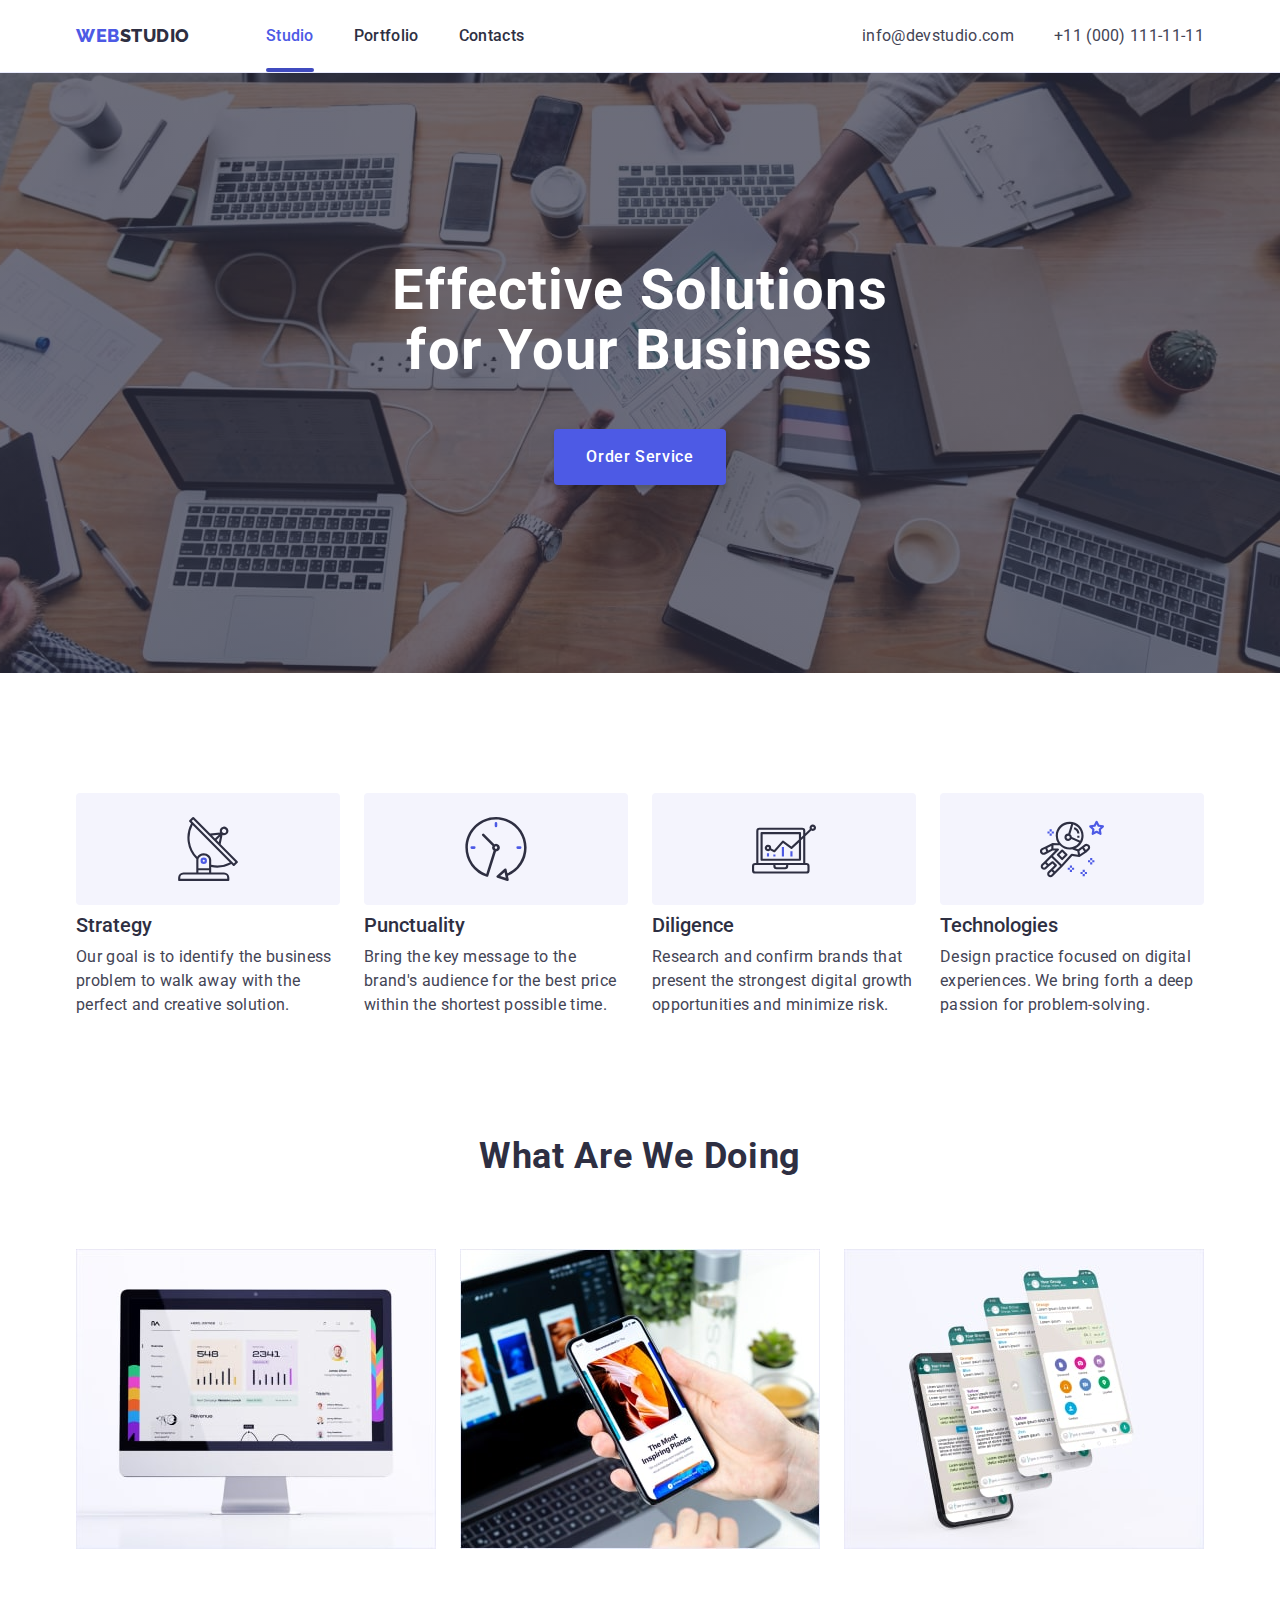
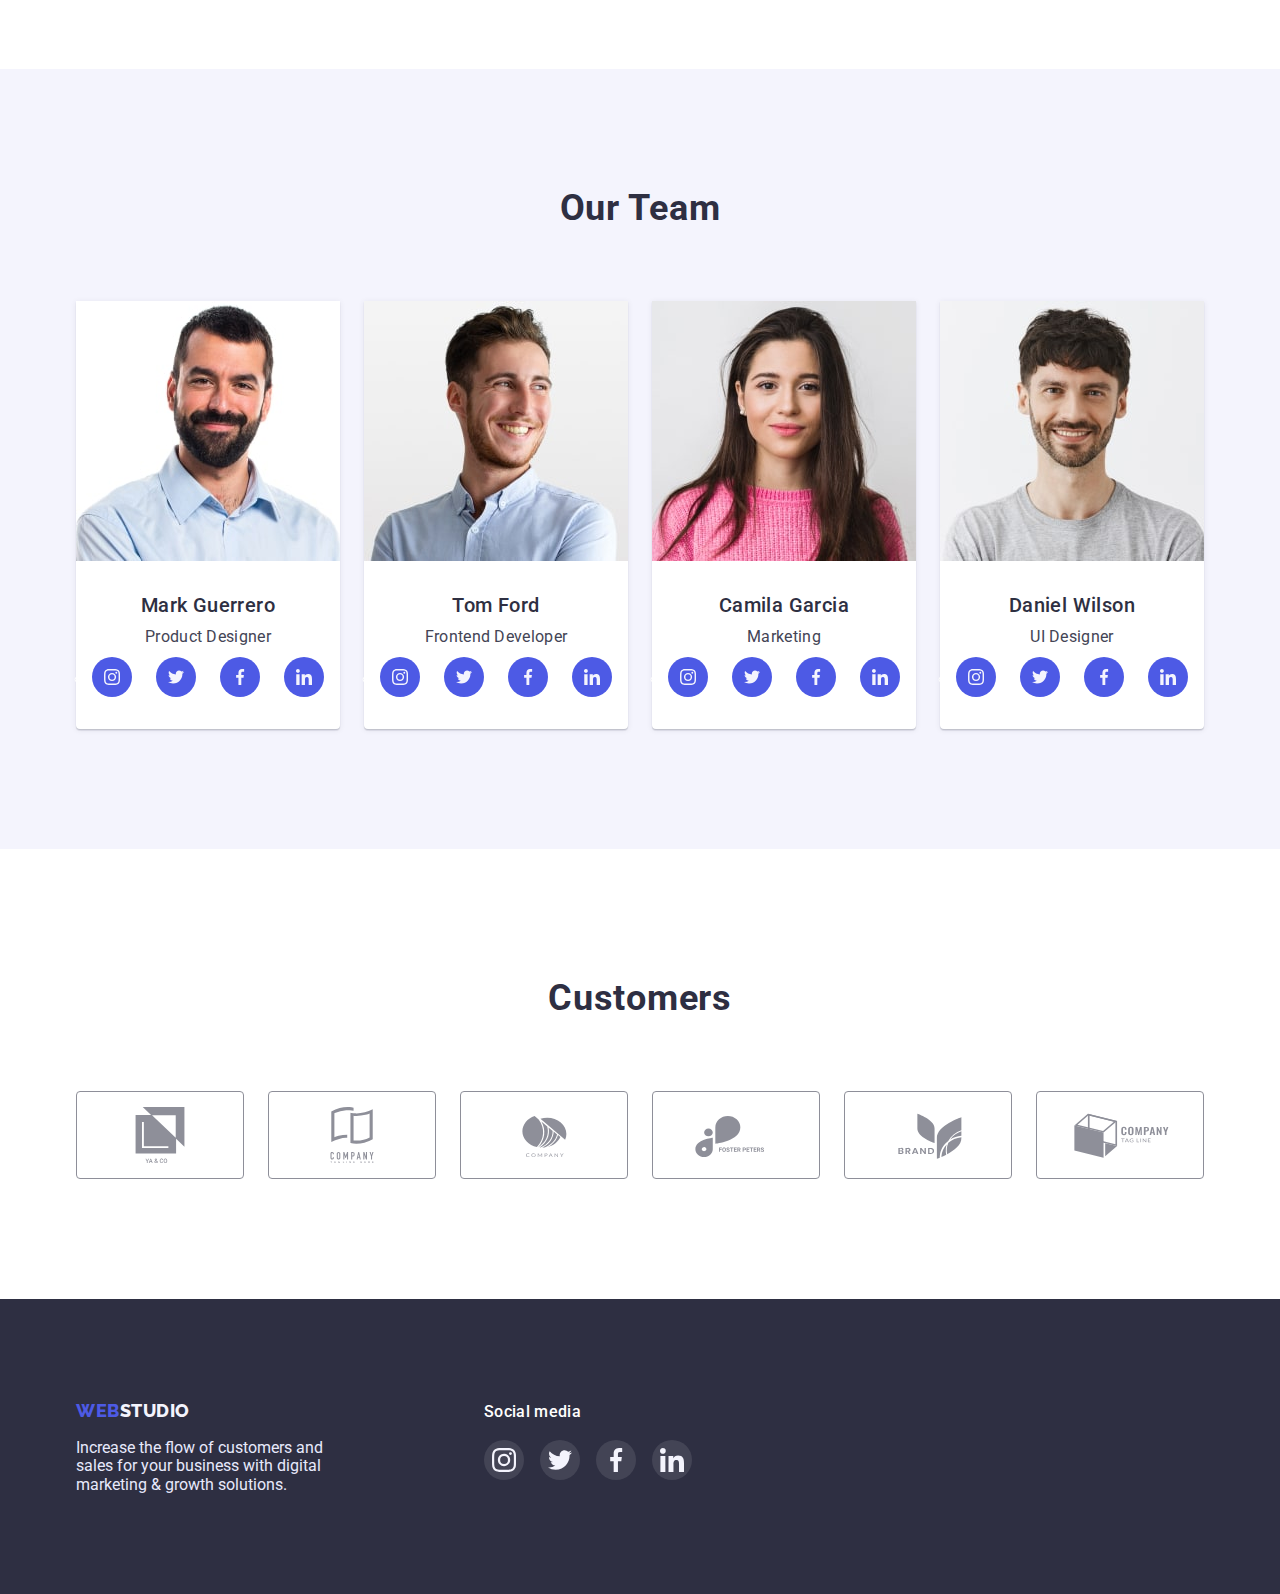
<file: index.html>
<!DOCTYPE html>
<html lang="en">
  <head>
    <meta charset="UTF-8" />
    <meta http-equiv="X-UA-Compatible" content="IE=edge" />
    <meta name="viewport" content="width=device-width, initial-scale=1.0" />
    <title>WebStudio</title>
    <link
      rel="stylesheet"
      href="https://cdnjs.cloudflare.com/ajax/libs/modern-normalize/1.0.0/modern-normalize.min.css"
    />
    <link rel="preconnect" href="https://fonts.googleapis.com" />
    <link rel="preconnect" href="https://fonts.gstatic.com" crossorigin />
    <link
      href="https://fonts.googleapis.com/css2?family=Raleway:wght@800&family=Roboto:wght@400;500;700;900&display=swap"
      rel="stylesheet"
    />
    <link rel="stylesheet" href="./css/style.css" />
  </head>
  <body>
    <header class="header">
      <div class="container header-container">
        <nav class="header-navigation">
          <a class="header-navigation-logo link" href="./index.html">
            <span class="web link">WEB</span>STUDIO</a
          >
          <ul class="header-link list">
            <li class="header-item">
              <a class="nav-link current link" href="./index.html">Studio</a>
            </li>
            <li class="header-item">
              <a class="nav-link link" href="./portfolio.html">Portfolio</a>
            </li>
            <li class="header-item">
              <a class="nav-link link" href="">Contacts</a>
            </li>
          </ul>
        </nav>
        <address class="header-address">
          <ul class="header-address-list list">
            <li>
              <a
                class="header-link-adress link"
                href="mailto:info@devstudio.com"
                >info@devstudio.com</a
              >
            </li>
            <li>
              <a class="header-link-adress link" href="tel:+110001111111"
                >+11 (000) 111-11-11</a
              >
            </li>
          </ul>
        </address>
      </div>
    </header>
    <main>
      <section class="solutions">
        <div class="container">
          <h1 class="solutions-text">Effective Solutions for Your Business</h1>
          <button class="btn" type="button" data-modal-open>
            Order Service
          </button>
        </div>
      </section>
      <section class="features">
        <div class="container">
          <h2 class="visually-hidden" hidden>features</h2>
          <ul class="features-list list">
            <li class="benefits-card">
              <a class="skils-block">
                <svg class="skils-icon" width="64" height="64">
                  <use href="./images/icons.svg#icon-antenna-1"></use>
                </svg>
              </a>
              <h3 class="features-text">Strategy</h3>
              <p class="features-text-list">
                Our goal is to identify the business problem to walk away with
                the perfect and creative solution.
              </p>
            </li>
            <li class="benefits-card">
              <a class="skils-block">
                <svg class="skils-icon" width="64" height="64">
                  <use href="./images/icons.svg#icon-clock-1"></use>
                </svg>
              </a>

              <h3 class="features-text">Punctuality</h3>
              <p class="features-text-list">
                Bring the key message to the brand's audience for the best price
                within the shortest possible time.
              </p>
            </li>
            <li class="benefits-card">
              <a class="skils-block">
                <svg class="skils-icon" width="64" height="64">
                  <use href="./images/icons.svg#icon-diagram-1"></use>
                </svg>
              </a>

              <h3 class="features-text">Diligence</h3>
              <p class="features-text-list">
                Research and confirm brands that present the strongest digital
                growth opportunities and minimize risk.
              </p>
            </li>
            <li class="benefits-card">
              <a class="skils-block">
                <svg class="skils-icon" width="64" height="64">
                  <use href="./images/icons.svg#icon-astronaut-1"></use>
                </svg>
              </a>
              <h3 class="features-text">Technologies</h3>
              <p class="features-text-list">
                Design practice focused on digital experiences. We bring forth a
                deep passion for problem-solving.
              </p>
            </li>
          </ul>
        </div>
      </section>
      <section class="examples">
        <div class="container">
          <h2 class="examples-text">What Are We Doing</h2>
          <ul class="examples-text-list list">
            <li class="examples-card">
              <img src="./images/Rectangle1.jpg" alt="rect" width="360" />
            </li>
            <li class="examples-card">
              <img src="./images/Rectangle2.jpg" alt="rect2" width="360" />
            </li>
            <li class="examples-card">
              <img src="./images/Rectangle3.jpg" alt="rect3" width="360" />
            </li>
          </ul>
        </div>
      </section>
      <section class="team">
        <div class="container">
          <h2 class="team-text">Our Team</h2>
          <ul class="team-list list">
            <li class="team-list-container">
              <img src="./images/team1.jpg" alt="Mark" width="264" />
              <h3 class="team-text-name">Mark Guerrero</h3>
              <p class="team-description">Product Designer</p>
              <ul class="social-network-list">
                <li class="social-network-item">
                  <a
                    class="social-network-link"
                    href="https://www.instagram.com"
                    aria-label="instagram"
                  >
                    <svg>
                      <use href="./images/icons.svg#icon-instagram-1"></use>
                    </svg>
                  </a>
                </li>
                <li class="social-network-item">
                  <a
                    class="social-network-link"
                    href="https://twitter.com"
                    aria-label="twitter"
                  >
                    <svg>
                      <use href="./images/icons.svg#icon-twitter-1"></use>
                    </svg>
                  </a>
                </li>
                <li class="social-network-item">
                  <a
                    class="social-network-link"
                    href="https://uk-ua.facebook.com"
                    aria-label="facebook"
                  >
                    <svg>
                      <use href="./images/icons.svg#icon-facebook"></use>
                    </svg>
                  </a>
                </li>
                <li class="social-network-item">
                  <a
                    class="social-network-link"
                    href="https://ua.linkedin.com"
                    aria-label="linkedin"
                  >
                    <svg>
                      <use href="./images/icons.svg#icon-linkedin-1"></use>
                    </svg>
                  </a>
                </li>
              </ul>
            </li>

            <li class="team-list-container">
              <img src="./images/team2.jpg" alt="Tom" width="264" />
              <h3 class="team-text-name">Tom Ford</h3>
              <p class="team-description">Frontend Developer</p>
              <ul class="social-network-list">
                <li class="social-network-item">
                  <a
                    class="social-network-link"
                    href="https://www.instagram.com"
                    aria-label="instagram"
                  >
                    <svg>
                      <use href="./images/icons.svg#icon-instagram-1"></use>
                    </svg>
                  </a>
                </li>
                <li class="social-network-item">
                  <a
                    class="social-network-link"
                    href="https://twitter.com"
                    aria-label="twitter"
                  >
                    <svg>
                      <use href="./images/icons.svg#icon-twitter-1"></use>
                    </svg>
                  </a>
                </li>
                <li class="social-network-item">
                  <a
                    class="social-network-link"
                    href="https://uk-ua.facebook.com"
                    aria-label="facebook"
                  >
                    <svg>
                      <use href="./images/icons.svg#icon-facebook"></use>
                    </svg>
                  </a>
                </li>
                <li class="social-network-item">
                  <a
                    class="social-network-link"
                    href="https://ua.linkedin.com"
                    aria-label="linkedin"
                  >
                    <svg>
                      <use href="./images/icons.svg#icon-linkedin-1"></use>
                    </svg>
                  </a>
                </li>
              </ul>
            </li>
            <li class="team-list-container">
              <img src="./images/team3.jpg" alt="Camila" width="264" />
              <h3 class="team-text-name">Camila Garcia</h3>
              <p class="team-description">Marketing</p>
              <ul class="social-network-list">
                <li class="social-network-item">
                  <a
                    class="social-network-link"
                    href="https://www.instagram.com"
                    aria-label="instagram"
                  >
                    <svg>
                      <use href="./images/icons.svg#icon-instagram-1"></use>
                    </svg>
                  </a>
                </li>
                <li class="social-network-item">
                  <a
                    class="social-network-link"
                    href="https://twitter.com"
                    aria-label="twitter"
                  >
                    <svg>
                      <use href="./images/icons.svg#icon-twitter-1"></use>
                    </svg>
                  </a>
                </li>
                <li class="social-network-item">
                  <a
                    class="social-network-link"
                    href="https://uk-ua.facebook.com"
                    aria-label="facebook"
                  >
                    <svg>
                      <use href="./images/icons.svg#icon-facebook"></use>
                    </svg>
                  </a>
                </li>
                <li class="social-network-item">
                  <a
                    class="social-network-link"
                    href="https://ua.linkedin.com"
                    aria-label="linkedin"
                  >
                    <svg>
                      <use href="./images/icons.svg#icon-linkedin-1"></use>
                    </svg>
                  </a>
                </li>
              </ul>
            </li>
            <li class="team-list-container">
              <img src="./images/team4.jpg" alt="Daniel" width="264" />
              <h3 class="team-text-name">Daniel Wilson</h3>
              <p class="team-description">UI Designer</p>
              <ul class="social-network-list">
                <li class="social-network-item">
                  <a
                    class="social-network-link"
                    href="https://www.instagram.com"
                    aria-label="instagram"
                  >
                    <svg>
                      <use href="./images/icons.svg#icon-instagram-1"></use>
                    </svg>
                  </a>
                </li>
                <li class="social-network-item">
                  <a
                    class="social-network-link"
                    href="https://twitter.com"
                    aria-label="twitter"
                  >
                    <svg>
                      <use href="./images/icons.svg#icon-twitter-1"></use>
                    </svg>
                  </a>
                </li>
                <li class="social-network-item">
                  <a
                    class="social-network-link"
                    href="https://uk-ua.facebook.com"
                    aria-label="facebook"
                  >
                    <svg>
                      <use href="./images/icons.svg#icon-facebook"></use>
                    </svg>
                  </a>
                </li>
                <li class="social-network-item">
                  <a
                    class="social-network-link"
                    href="https://ua.linkedin.com"
                    aria-label="linkedin"
                  >
                    <svg>
                      <use href="./images/icons.svg#icon-linkedin-1"></use>
                    </svg>
                  </a>
                </li>
              </ul>
            </li>
          </ul>
        </div>
      </section>
      <section class="customers">
        <div class="container">
          <h2 class="team-text">Customers</h2>
          <ul class="flex-container list">
            <li class="customer-item">
              <a href="" class="clients-link link">
                <svg class="clients-icon" width="104" height="56">
                  <use href="./images/icons.svg#icon-group"></use>
                </svg>
              </a>
            </li>
            <li class="customer-item">
              <a href="" class="clients-link link">
                <svg class="clients-icon" width="104" height="56">
                  <use href="./images/icons.svg#icon-group-1"></use>
                </svg>
              </a>
            </li>
            <li class="customer-item">
              <a href="" class="clients-link link">
                <svg class="clients-icon" width="104" height="56">
                  <use href="./images/icons.svg#icon-Logo-2"></use>
                </svg>
              </a>
            </li>
            <li class="customer-item">
              <a href="" class="clients-link link">
                <svg class="clients-icon" width="104" height="56">
                  <use href="./images/icons.svg#icon-Logo-3"></use>
                </svg>
              </a>
            </li>
            <li class="customer-item">
              <a href="" class="clients-link link">
                <svg class="clients-icon" width="104" height="56">
                  <use href="./images/icons.svg#icon-Logo-4"></use>
                </svg>
              </a>
            </li>
            <li class="customer-item">
              <a href="" class="clients-link link">
                <svg class="clients-icon" width="104" height="56">
                  <use href="./images/icons.svg#icon-Logo-5"></use>
                </svg>
              </a>
            </li>
          </ul>
        </div>
      </section>
    </main>
    <footer>
      <div class="container flex-container footer-container">
        <div class="footer-element">
          <a class="logo footer-logo" href="./index.html"
            ><span style="color: #4d5ae5">Web</span>Studio</a
          >
          <p class="footer-text">
            Increase the flow of customers and sales for your business with
            digital marketing & growth solutions.
          </p>
        </div>
        <div class="footer-element">
          <p class="social-media">Social media</p>
          <ul class="footer-social-networks">
            <li class="footer-social-networks-item list">
              <a
                class="footer-link"
                href="https://www.instagram.com"
                aria-label="instagram"
              >
                <svg>
                  <use href="./images/icons.svg#icon-instagram-1"></use>
                </svg>
              </a>
            </li>
            <li class="footer-social-networks-item list">
              <a
                class="footer-link"
                href="https://twitter.com"
                aria-label="twitter"
              >
                <svg>
                  <use href="./images/icons.svg#icon-twitter-1"></use>
                </svg>
              </a>
            </li>
            <li class="footer-social-networks-item list">
              <a
                class="footer-link"
                href="https://uk-ua.facebook.com"
                aria-label="facebook"
              >
                <svg>
                  <use href="./images/icons.svg#icon-facebook"></use>
                </svg>
              </a>
            </li>
            <li class="footer-social-networks-item list">
              <a
                class="footer-link"
                href="https://ua.linkedin.com"
                aria-label="linkedin"
              >
                <svg>
                  <use href="./images/icons.svg#icon-linkedin-1"></use>
                </svg>
              </a>
            </li>
          </ul>
        </div>
      </div>
    </footer>

    <div class="backdrop is-hidden" data-modal>
      <div class="modal">
        <button class="modal-close" type="button" data-modal-close>
          <svg width="8px" height="8px">
            <use href="./images/icons.svg#icon-Vector-1"></use>
          </svg>
        </button>
      </div>
    </div>
    <script src="./js/modal.js"></script>
  </body>
</html>
</file>
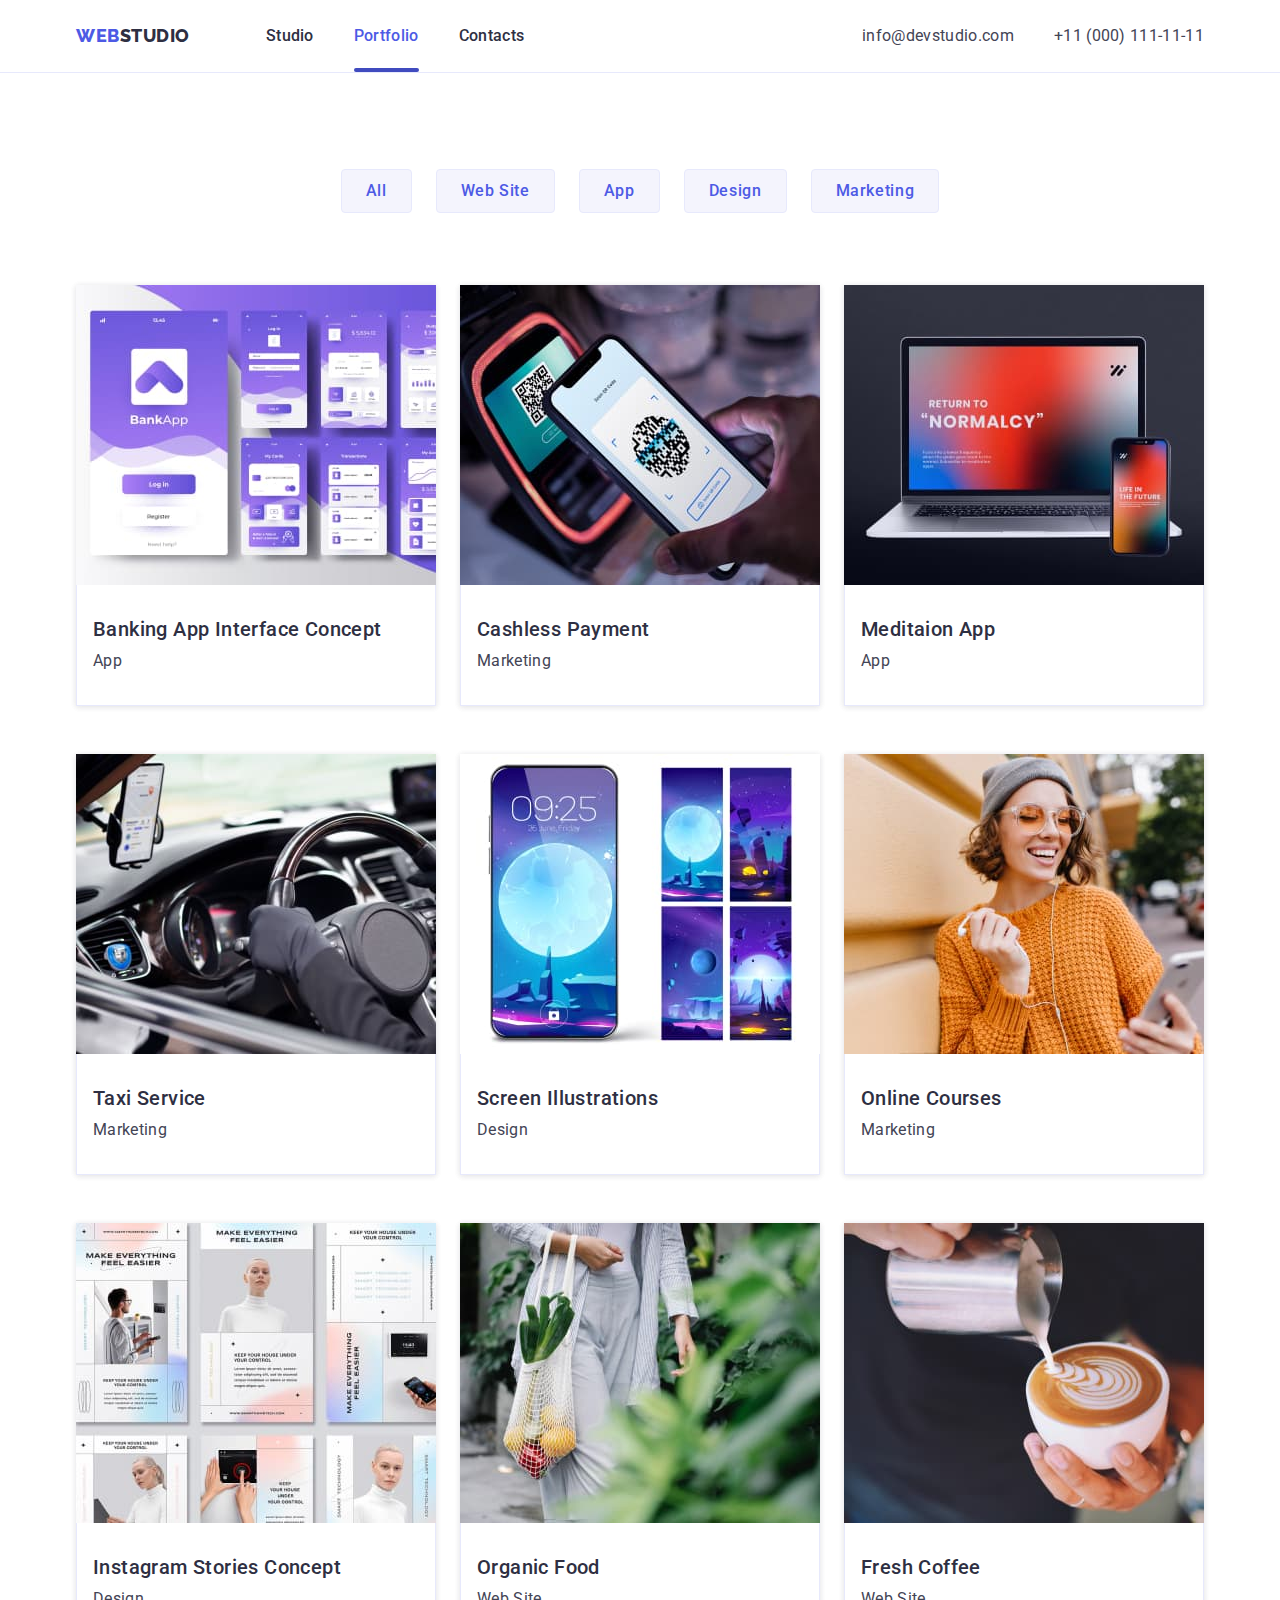
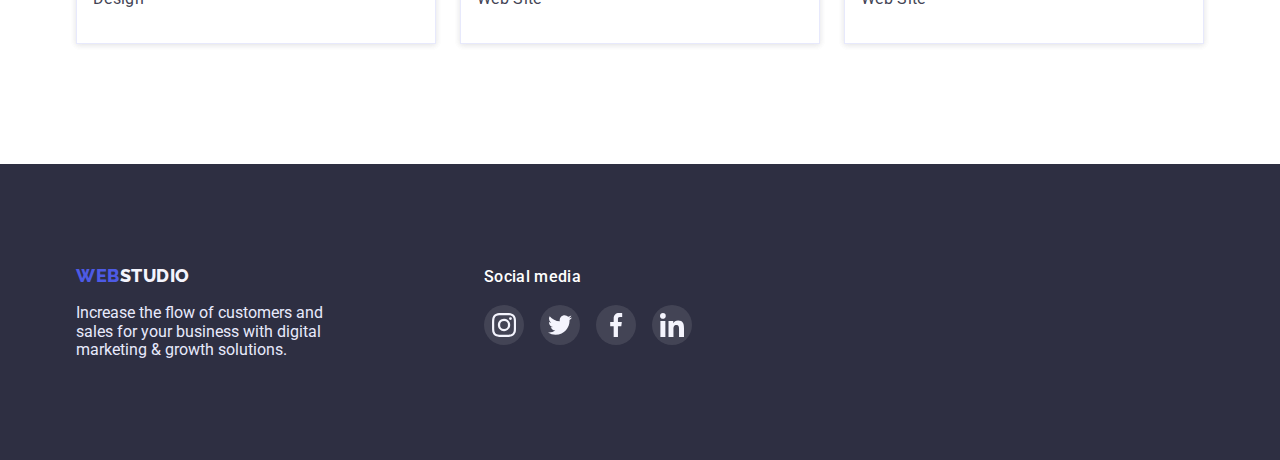
<file: portfolio.html>
<!DOCTYPE html>
<html lang="en">
  <head>
    <meta charset="UTF-8" />
    <meta http-equiv="X-UA-Compatible" content="IE=edge" />
    <meta name="viewport" content="width=device-width, initial-scale=1.0" />
    <title>Portfolio</title>
    <link
      rel="stylesheet"
      href="https://cdnjs.cloudflare.com/ajax/libs/modern-normalize/1.0.0/modern-normalize.min.css"
    />
    <link rel="preconnect" href="https://fonts.googleapis.com" />
    <link rel="preconnect" href="https://fonts.gstatic.com" crossorigin />
    <link
      href="https://fonts.googleapis.com/css2?family=Raleway:wght@800&family=Roboto:wght@400;500;700;900&display=swap"
      rel="stylesheet"
    />
    <link rel="stylesheet" href="./css/style.css" />
  </head>
  <body>
    <header class="header">
      <div class="container header-container">
        <nav class="header-navigation">
          <a class="header-navigation-logo link" href="./index.html">
            <span class="web link">WEB</span>STUDIO</a
          >
          <ul class="header-link list">
            <li class="header-item">
              <a class="nav-link link" href="./index.html">Studio</a>
            </li>
            <li class="header-item">
              <a class="nav-link current link" href="./portfolio.html"
                >Portfolio</a
              >
            </li>
            <li class="header-item">
              <a class="nav-link link" href="">Contacts</a>
            </li>
          </ul>
        </nav>
        <address class="header-address">
          <ul class="header-address-list list">
            <li>
              <a
                class="header-link-adress link"
                href="mailto:info@devstudio.com"
                >info@devstudio.com</a
              >
            </li>
            <li>
              <a class="header-link-adress link" href="tel:+110001111111"
                >+11 (000) 111-11-11</a
              >
            </li>
          </ul>
        </address>
      </div>
    </header>
    <main>
      <section class="control">
        <div class="container">
          <h1 hidden>Our Portfolio</h1>
          <ul class="btn-tiny">
            <li class="wide">
              <button class="btn-large" type="button">All</button>
            </li>
            <li class="wide">
              <button class="btn-large" type="button">Web Site</button>
            </li>
            <li class="wide">
              <button class="btn-large" type="button">App</button>
            </li>
            <li class="wide">
              <button class="btn-large" type="button">Design</button>
            </li>
            <li class="wide">
              <button class="btn-large" type="button">Marketing</button>
            </li>
          </ul>
          <ul class="pic">
            <li class="item-list">
              <a class="thumb link" href="">
                <div class="portfolio-cover-wrap">
                  <img
                    src="./images/banking1.jpg"
                    alt="bank application"
                    width="360"
                  />
                  <p class="portfolio-cover-text">
                    14 Stylish and User-Friendly App Design Concepts · Task
                    Manager App · Calorie Tracker App · Exotic Fruit Ecommerce
                    App · Cloud Storage App
                  </p>
                </div>

                <div class="huge">
                  <h2 class="headline">Banking App Interface Concept</h2>
                  <p class="desc">App</p>
                </div>
              </a>
            </li>
            <li class="item-list">
              <a class="thumb link" href="">
                <div class="portfolio-cover-wrap">
                  <img
                    src="./images/banking2.jpg"
                    alt="smartphone payment"
                    width="360"
                  />
                  <p class="portfolio-cover-text">
                    14 Stylish and User-Friendly App Design Concepts · Task
                    Manager App · Calorie Tracker App · Exotic Fruit Ecommerce
                    App · Cloud Storage App
                  </p>
                </div>

                <div class="huge">
                  <h2 class="headline">Cashless Payment</h2>
                  <p class="desc">Marketing</p>
                </div>
              </a>
            </li>
            <li class="item-list">
              <a class="thumb link" href="">
                <div class="portfolio-cover-wrap">
                  <img
                    src="./images/banking3.jpg"
                    alt="phone and laptop"
                    width="360"
                  />
                  <p class="portfolio-cover-text">
                    14 Stylish and User-Friendly App Design Concepts · Task
                    Manager App · Calorie Tracker App · Exotic Fruit Ecommerce
                    App · Cloud Storage App
                  </p>
                </div>

                <div class="huge">
                  <h2 class="headline">Meditaion App</h2>
                  <p class="desc">App</p>
                </div>
              </a>
            </li>
            <li class="item-list">
              <a class="thumb link" href="">
                <div class="portfolio-cover-wrap">
                  <img
                    src="./images/taxi.jpg"
                    alt="driver in the car"
                    width="360"
                  />
                  <p class="portfolio-cover-text">
                    14 Stylish and User-Friendly App Design Concepts · Task
                    Manager App · Calorie Tracker App · Exotic Fruit Ecommerce
                    App · Cloud Storage App
                  </p>
                </div>

                <div class="huge">
                  <h2 class="headline">Taxi Service</h2>
                  <p class="desc">Marketing</p>
                </div>
              </a>
            </li>
            <li class="item-list">
              <a class="thumb link" href="">
                <div class="portfolio-cover-wrap">
                  <img
                    src="./images/mobile.jpg"
                    alt="moon photo on phone"
                    width="360"
                  />
                  <p class="portfolio-cover-text">
                    14 Stylish and User-Friendly App Design Concepts · Task
                    Manager App · Calorie Tracker App · Exotic Fruit Ecommerce
                    App · Cloud Storage App
                  </p>
                </div>

                <div class="huge">
                  <h2 class="headline">Screen Illustrations</h2>
                  <p class="desc">Design</p>
                </div>
              </a>
            </li>
            <li class="item-list">
              <a class="thumb link" href="">
                <div class="portfolio-cover-wrap">
                  <img
                    src="./images/courses.jpg"
                    alt="happy girl"
                    width="360"
                  />
                  <p class="portfolio-cover-text">
                    14 Stylish and User-Friendly App Design Concepts · Task
                    Manager App · Calorie Tracker App · Exotic Fruit Ecommerce
                    App · Cloud Storage App
                  </p>
                </div>

                <div class="huge">
                  <h2 class="headline">Online Courses</h2>
                  <p class="desc">Marketing</p>
                </div>
              </a>
            </li>
            <li class="item-list">
              <a class="thumb link" href="">
                <div class="portfolio-cover-wrap">
                  <img
                    src="./images/insagramstories.jpg"
                    alt="makeup service ad"
                    width="360"
                  />
                  <p class="portfolio-cover-text">
                    14 Stylish and User-Friendly App Design Concepts · Task
                    Manager App · Calorie Tracker App · Exotic Fruit Ecommerce
                    App · Cloud Storage App
                  </p>
                </div>

                <div class="huge">
                  <h2 class="headline">Instagram Stories Concept</h2>
                  <p class="desc">Design</p>
                </div>
              </a>
            </li>
            <li class="item-list">
              <a class="thumb link" href="">
                <div class="portfolio-cover-wrap">
                  <img
                    src="./images/organicfood.jpg"
                    alt="girl carrying vegetables in a basket"
                    width="360"
                  />
                  <p class="portfolio-cover-text">
                    14 Stylish and User-Friendly App Design Concepts · Task
                    Manager App · Calorie Tracker App · Exotic Fruit Ecommerce
                    App · Cloud Storage App
                  </p>
                </div>

                <div class="huge">
                  <h2 class="headline">Organic Food</h2>
                  <p class="desc">Web Site</p>
                </div>
              </a>
            </li>
            <li class="item-list">
              <a class="thumb link" href="">
                <div class="portfolio-cover-wrap">
                  <img
                    src="./images/freshcoffee.jpg"
                    alt="barista makes coffe"
                    width="360"
                  />
                  <p class="portfolio-cover-text">
                    14 Stylish and User-Friendly App Design Concepts · Task
                    Manager App · Calorie Tracker App · Exotic Fruit Ecommerce
                    App · Cloud Storage App
                  </p>
                </div>

                <div class="huge">
                  <h2 class="headline">Fresh Coffee</h2>
                  <p class="desc">Web Site</p>
                </div>
              </a>
            </li>
          </ul>
        </div>
      </section>
    </main>
    <footer>
      <div class="container flex-container footer-container">
        <div class="footer-element">
          <a class="logo footer-logo" href="./index.html"
            ><span style="color: #4d5ae5">Web</span>Studio</a
          >
          <p class="footer-text">
            Increase the flow of customers and sales for your business with
            digital marketing & growth solutions.
          </p>
        </div>
        <div class="footer-element">
          <p class="social-media">Social media</p>
          <ul class="footer-social-networks">
            <li class="footer-social-networks-item list">
              <a href="https://www.instagram.com" aria-label="instagram">
                <svg>
                  <use href="./images/icons.svg#icon-instagram-1"></use>
                </svg>
              </a>
            </li>
            <li class="footer-social-networks-item list">
              <a href="https://twitter.com" aria-label="twitter">
                <svg>
                  <use href="./images/icons.svg#icon-twitter-1"></use>
                </svg>
              </a>
            </li>
            <li class="footer-social-networks-item list">
              <a href="https://uk-ua.facebook.com" aria-label="facebook">
                <svg>
                  <use href="./images/icons.svg#icon-facebook"></use>
                </svg>
              </a>
            </li>
            <li class="footer-social-networks-item list">
              <a href="https://ua.linkedin.com" aria-label="linkedin">
                <svg>
                  <use href="./images/icons.svg#icon-linkedin-1"></use>
                </svg>
              </a>
            </li>
          </ul>
        </div>
      </div>
    </footer>
  </body>
</html>
</file>
<file: css/style.css>
:root {
  --main-color: #ffffff;
  --main-text-color: #2e2f42;
  --second-text-color: #e5e5e5;
  --logo-web-color: #4d5ae5;
  --main-link-color: #434455;
  --header-focus-hover-color: #404bbf;
  --button--focus-hover-color: #9747ff;
  --section-second-color: #f4f4fd;
  --footer-text-color: #e7e9fc;
  --footer-socials-bg: rgba(255, 255, 255, 0.1);
  --footer-socials-bg-hover: #31d0aa;
  --icon-color: #8e8f99;
  --modal-color: #fcfcfc;
  --transition-func: cubic-bezier(0.4, 0, 0.2, 1);
}
body {
  font-family: "Roboto", sans-serif;
  font-style: normal;
  color: var(--main-color);
  background: var(--main-color);
}
ul {
  margin: 0;
  padding: 0;
}
h1,
h2,
h3,
h4,
h5,
p {
  margin: 0;
}

img {
  display: block;
  max-width: 100%;
  height: auto;
}
.container {
  max-width: 1158px;
  margin: 0 auto;
  padding: 0 15px;
}
/* Header */

.header-container {
  display: flex;
  align-items: center;
}
.header {
  padding-top: 24px;
  padding-bottom: 24px;
  border-bottom: 1px solid var(--footer-text-color);
}
.header-address-list {
  display: flex;
  gap: 40px;
}

.header-link {
  font-weight: 500;
  font-size: 16px;
  line-height: 1.5;
  letter-spacing: 0.02em;
  color: var(--main-text-color);
  display: flex;
  gap: 40px;
}
.web {
  font-family: "Raleway", sans-serif;
  font-weight: 800;
  font-size: 18px;
  line-height: 1.17;
  color: var(--logo-web-color);
  display: flex;
}
.link {
  text-decoration: none;
}
.list {
  list-style: none;
}
.header-navigation {
  background: var(--main-color);
  display: flex;
  align-items: center;
}
.header-navigation-logo {
  font-family: "Raleway", sans-serif;
  font-weight: 800;
  font-size: 18px;
  line-height: 1.17;
  letter-spacing: 0.03em;
  text-transform: uppercase;
  color: var(--main-text-color);
  display: flex;
  margin-right: 76px;
}
.header-link-adress:focus,
.header-link-adress:hover {
  color: var(--header-focus-hover-color);
  display: flex;
}
.nav-link:hover,
.nav-link:focus,
.nav-link.current {
  color: var(--logo-web-color);
}
.header-item {
  font-weight: 500;
  font-size: 16px;
  line-height: 1.5;
  color: var(--main-text-color);
  display: flex;
}
.nav-link {
  color: var(--main-text-color);
  transition: color 250ms var(--transition-func);
}
.current {
  position: relative;
}
.current::after {
  position: absolute;
  left: 0;
  bottom: -24px;
  content: "";
  width: 100%;
  height: 4px;
  background-color: var(--header-focus-hover-color);
  pointer-events: none;
  border-radius: 2px;
}
.header-link-adress {
  font-style: normal;
  font-size: 16px;
  line-height: 1.5;
  letter-spacing: 0.02em;
  color: var(--main-link-color);
  display: flex;
  transition: color 250ms var(--transition-func);
}
.header-address {
  margin-left: auto;
}

/* Section 2 */
.solutions {
  background: var(--main-text-color);
  padding-top: 188px;
  padding-bottom: 188px;
  text-align: center;
  max-width: 1440px;
  margin: 0 auto;
  background-image: linear-gradient(
      rgba(46, 47, 66, 0.7),
      rgba(46, 47, 66, 0.7) 100%
    ),
    url(../images/peopleoffice.jpg);
  background-repeat: no-repeat;
  background-position: center;
  background-color: var(--main-text-color);
  background-size: cover;
  height: 600px;
}

.solutions-text {
  font-weight: 700;
  font-size: 56px;
  line-height: 1.07;
  letter-spacing: 0.02em;
  color: var(--main-color);
  max-width: 496px;
  margin-bottom: 48px;
  margin-left: auto;
  margin-right: auto;
}

/* BUTTON */

.btn {
  color: var(--main-color);
  background: var(--logo-web-color);
  cursor: pointer;
  font-weight: 500;
  font-size: 16px;
  line-height: 1.5;
  letter-spacing: 0.04em;
  font-family: inherit;
  min-width: 169px;
  height: 56px;
  border: 0;
  display: block;
  margin: 0 auto;
  padding: 16px 32px;
  box-shadow: 0px 4px 4px rgba(0, 0, 0, 0.15);
  border-radius: 4px;
  transition: background-color 250ms var(--transition-func);
}
.btn:hover,
.btn:focus,
.btn:active {
  color: var(--main-color);
  background: var(--header-focus-hover-color);
}

/* Section 3 */
.features {
  padding-top: 120px;
  padding-bottom: 60px;
}
.features-list {
  display: flex;
  justify-content: center;
  gap: 24px;
}
.visually-hidden {
  position: absolute;
  white-space: nowrap;
  width: 1px;
  height: 1px;
  overflow: hidden;
  border: 0;
  padding: 0;
  clip: rect(0 0 0 0);
  clip-path: inset(50%);
  margin: -1px;
}
.features-text {
  font-weight: 500;
  font-size: 20px;
  line-height: 1.2;
  color: var(--main-text-color);
  margin-bottom: 8px;
}
.features-text-list {
  font-size: 16px;
  line-height: 1.5;
  letter-spacing: 0.02em;
  color: var(--main-link-color);
}

.benefits-card {
  width: calc((100% - 3 * 24px) / 4);
  /*width: 264px;*/
}

.skils-block {
  background-color: var(--section-second-color);
  border-radius: 4px;
  /*width: 265px;
  height: 122px;*/
  display: flex;
  align-items: center;
  justify-content: center;
  margin-bottom: 8px;
  height: 112px;
  fill: var(--icon-color);
}

/* Section What are we doing */
.examples {
  padding-top: 60px;
  padding-bottom: 120px;
}
.examples-text {
  font-weight: 700;
  font-size: 36px;
  line-height: 1.11;
  letter-spacing: 0.02em;
  color: var(--main-text-color);
  text-align: center;
  margin-bottom: 72px;
  text-transform: capitalize;
}
.examples-text-list {
  margin-top: 0;
  margin-bottom: 0;
  padding-left: 0;
  display: flex;
}
.examples-card {
  width: calc((100%-2.13% * 2) / 3);
  margin-right: 2.13%;
}
.examples-card:nth-child(3n) {
  margin-right: 0;
}

/* Section Our Team */

.team {
  background: var(--section-second-color);
  padding-top: 120px;
  padding-bottom: 120px;
}

.team-text {
  font-weight: 700;
  font-size: 36px;
  line-height: 1.11;
  letter-spacing: 0.02em;
  color: var(--main-text-color);
  text-align: center;
  text-transform: capitalize;
  margin-bottom: 72px;
}
.team-list {
  display: flex;
  margin-top: 0;
  margin-bottom: 0;
  padding-left: 0;
}
.team-list-container {
  width: calc((100%-2.13% * 3) / 4);
  margin-right: 2.13%;
  padding-bottom: 32px;
  text-align: center;
  background-color: var(--main-background-color);
  box-shadow: 0px 1px 6px rgb(46 47 66 / 8%), 0px 1px 1px rgb(46 47 66 / 16%),
    0px 2px 1px rgb(46 47 66 / 8%);
  border-radius: 0px 0px 4px 4px;
}

.team-text-name {
  font-weight: 500;
  font-size: 20px;
  line-height: 1.2;
  letter-spacing: 0.02em;
  color: var(--main-text-color);
  text-align: center;
  margin-bottom: 8px;
}
.team-list-container {
  background: var(--main-color);
  border-radius: 0px 0px 4px 4px;
  box-shadow: 0px 1px 6px rgba(46, 47, 66, 0.08),
    0px 1px 1px rgba(46, 47, 66, 0.16), 0px 2px 1px rgba(46, 47, 66, 0.08);
}
.team-list-container:nth-child(4n) {
  margin-right: 0;
}
.team-list-container img {
  margin-bottom: 32px;
}
.team-description {
  font-size: 16px;
  line-height: 1.5;
  letter-spacing: 0.02em;
  color: var(--main-link-color);
  text-align: center;
  margin-bottom: 8px;
}
.social-network-list {
  display: flex;
  justify-content: space-between;
  padding: 0 16px;
}
.social-network-link {
  display: flex;
  justify-content: center;
  align-items: center;
  width: 40px;
  height: 40px;
  border-radius: 50%;
  background: rgba(255, 255, 255, 0.1);
  background-color: var(--logo-web-color);
  transition: background-color 250ms var(--transition-func);
}

.social-network-link:hover,
.social-network-link:focus {
  background-color: var(--header-focus-hover-color);
}
.social-network-link svg {
  width: 16px;
  height: 16px;
}
/* Customers  */

.customers {
  padding-top: 130px;
  padding-bottom: 120px;
}
.customer-item {
  width: 168px;
  height: 88px;
}
.customer-item a {
  display: flex;
  justify-content: center;
  align-items: center;
  width: 168px;
  height: 88px;
  color: var(--icon-color);
  border: 1px solid var(--icon-color);
  border-radius: 4px;

  transition: color 250ms var(--transition-func),
    border-color 250ms var(--transition-func);
}

.clients-link {
  width: 100%;
  height: 100%;
  border: 1px solid var(--icon-color);
  border-radius: 4px;
  display: flex;
  align-items: center;
  justify-content: center;
  color: var(--icon-color);
}
.flex-container {
  display: flex;
  align-items: baseline;
  gap: 24px;
}

.clients-link:is(:hover, :focus) {
  border-color: var(--header-focus-hover-color);
  color: var(--header-focus-hover-color);
  background-color: var(--main-color);
  transition: background-color 250ms var(--transition-func);
}
.clients-icon {
  fill: currentColor;
}

/*  Footer */
footer {
  padding-top: 100px;
  padding-bottom: 100px;
  background-color: var(--main-text-color);
}

.footer-logo {
  display: inline-block;
  margin-right: 0;
  margin-bottom: 16px;
  padding: 0;
  line-height: 1.17;
  color: var(--section-second-color);
}
.logo {
  margin-right: 76px;
  font-family: "Raleway", sans-serif;
  font-weight: 800;
  font-size: 18px;
  line-height: 1.33;
  letter-spacing: 0.03em;
  text-transform: uppercase;
  text-decoration: none;
}
.footer-text {
  max-width: 264px;
  font-size: 16px;
  color: var(--footer-text-color);
}
.footer-element:first-child {
  margin-right: 120px;
}

.social-media {
  margin-bottom: 16px;
  font-weight: 500;
  font-size: 16px;
  line-height: 1.5;
  letter-spacing: 0.02em;
  color: var(--main-color);
}

.footer-social-networks {
  display: flex;
}

.footer-social-networks-item {
  margin-right: 16px;
}

.footer-social-networks-item a {
  display: flex;
  justify-content: center;
  align-items: center;
  width: 40px;
  height: 40px;
  border-radius: 50%;
  background-color: var(--footer-socials-bg);
  transition: background-color 250ms var(--transition-func);
}

.footer-social-networks-item a:hover,
.footer-social-networks-item a:focus {
  background-color: var(--footer-socials-bg-hover);
}

.footer-social-networks-item:last-child {
  margin-right: 0;
}

.footer-social-networks-item svg {
  width: 24px;
  height: 24px;
}

/* Portfolio */
.btn-tiny {
  list-style-type: none;
  display: flex;
  justify-content: center;
  margin-bottom: 72px;
}
.btn-large {
  font-weight: 500;
  display: flex;
  align-items: center;
  text-align: center;
  letter-spacing: 0.04em;
  background: var(--section-second-color);
  color: var(--logo-web-color);
  display: inline-block;
  border: 1px solid #e7e9fc;
  border-radius: 4px;
  min-width: 30px;
  padding: 12px 24px;
  cursor: pointer;
  transition: background-color 250ms var(--transition-func),
    color 250ms var(--transition-func),
    border-color 250ms var(--transition-func),
    box-shadow 250ms var(--transition-func);
}
.btn-large:hover,
.btn-large:focus,
.btn-large:active {
  color: var(--main-color);
  background-color: var(--header-focus-hover-color);
  box-shadow: 0px 3px 1px rgba(0, 0, 0, 0.1), 0px 2px 1px rgba(0, 0, 0, 0.08),
    0px 2px 2px rgba(0, 0, 0, 0.12);
  border-color: var(--header-focus-hover-color);
}

.pic {
  list-style-type: none;
  display: flex;
  flex-wrap: wrap;
}
.pic > li {
  width: 360px;
  margin-right: 24px;
  margin-bottom: 48px;
  box-shadow: 0px 1px 6px rgba(46, 47, 66, 0.08);
}

.pic a {
  display: inline-block;
  color: var(--main-link-color);
  box-shadow: 0px 1px 6px rgba(46, 47, 66, 0.08);
  transition: box-shadow 250ms var(--transition-func);
}
.pic a:hover,
.pic a:focus {
  box-shadow: 0px 1px 6px rgba(46, 47, 66, 0.08),
    0px 1px 1px rgba(46, 47, 66, 0.16), 0px 2px 1px rgba(46, 47, 66, 0.08);
  transition: background-color 250ms var(--transition-func);
}
.pic a:hover,
.pic a:focus {
  box-shadow: 0px 1px 6px rgba(46, 47, 66, 0.08),
    0px 1px 1px rgba(46, 47, 66, 0.16), 0px 2px 1px rgba(46, 47, 66, 0.08);
}
.pic a:active {
  color: var(--main-link-color);
}
.headline {
  font-weight: 500;
  font-size: 20px;
  line-height: 1.2;
  letter-spacing: 0.02em;
  color: var(--main-text-color);

  margin-bottom: 8px;
}

.desc {
  font-size: 16px;
  line-height: 1.5;
  letter-spacing: 0.02em;
  list-style-type: none;
  color: var(--main-link-color);
  margin: 0;
}
.item-list {
  width: 360px;
  margin-bottom: 48px;
  margin-right: 24px;
}
.item-list:nth-child(3n) {
  margin-right: 0px;
}
.item-list:nth-child(n + 7) {
  margin-bottom: 0;
}
.portfolio-cover-wrap {
  position: relative;
  overflow: hidden;
}
.portfolio-cover-text {
  position: absolute;
  top: 0;
  font-size: 16px;
  line-height: 1.5;
  letter-spacing: 0.02em;
  color: var(--section-second-color);
  background: var(--logo-web-color);
  padding: 32px;
  height: 100%;
  overflow: auto;
  opacity: 0;
  color: var(--section-second-color);
  transition: transform 250ms var(--transition-func),
    opacity 500ms var(--transition-func);
}
.item-list:hover .portfolio-cover-text {
  transform: translateY(0%);
  opacity: 1;
}
.control {
  padding-top: 96px;
  padding-bottom: 120px;
}
.wide {
  margin-right: 24px;
}
.wide:last-child {
  margin-right: 0px;
}
.huge {
  padding: 32px 16px;
  border: 1px solid var(--footer-text-color);
  border-top: none;
}

/* Modal  */
.backdrop {
  position: fixed;
  top: 0;
  left: 0;
  height: 100%;
  width: 100%;
  background: rgb(46 47 66 / 16%);
  transition: transform 250ms var(--transition-func) 50ms;
}
.modal {
  position: absolute;
  top: 50%;
  left: 50%;
  transform: translate(-50%, -50%) scale(100%);
  width: 408px;
  padding: 24px;
  min-height: 576px;
  background: var(--modal-color);
  box-shadow: 0px 1px 1px rgba(0, 0, 0, 0.14), 0px 1px 3px rgba(0, 0, 0, 0.12),
    0px 2px 1px rgba(0, 0, 0, 0.2);
  border-radius: 4px;
  transition: transform 250ms var(--transition-func) 50ms;
}
.backdrop.is-hidden .modal {
  transform: translate(-50%, -50%) scale (0);
}
.modal-close {
  width: 24px;
  min-height: 24px;
  display: flex;
  align-items: center;
  justify-content: center;
  margin-left: auto;
  background-color: var(--footer-text-color);
  border: 1px solid rgba(0, 0, 0, 0.1);
  border-radius: 50%;
  cursor: pointer;
  transition: background-color 250ms var(--transition-func),
    border-color 250ms var(--transition-func);
}

.modal-close svg {
  transition: fill 250ms var(--transition-func);
}

.modal-close:is(:hover, :focus) {
  background-color: var(--header-focus-hover-color);
  border-color: var(--header-focus-hover-color);
}

.modal-close:hover svg {
  fill: var(--main-color);
}
.is-hidden {
  opacity: 0;
  visibility: hidden;
  pointer-events: none;
}
</file>
